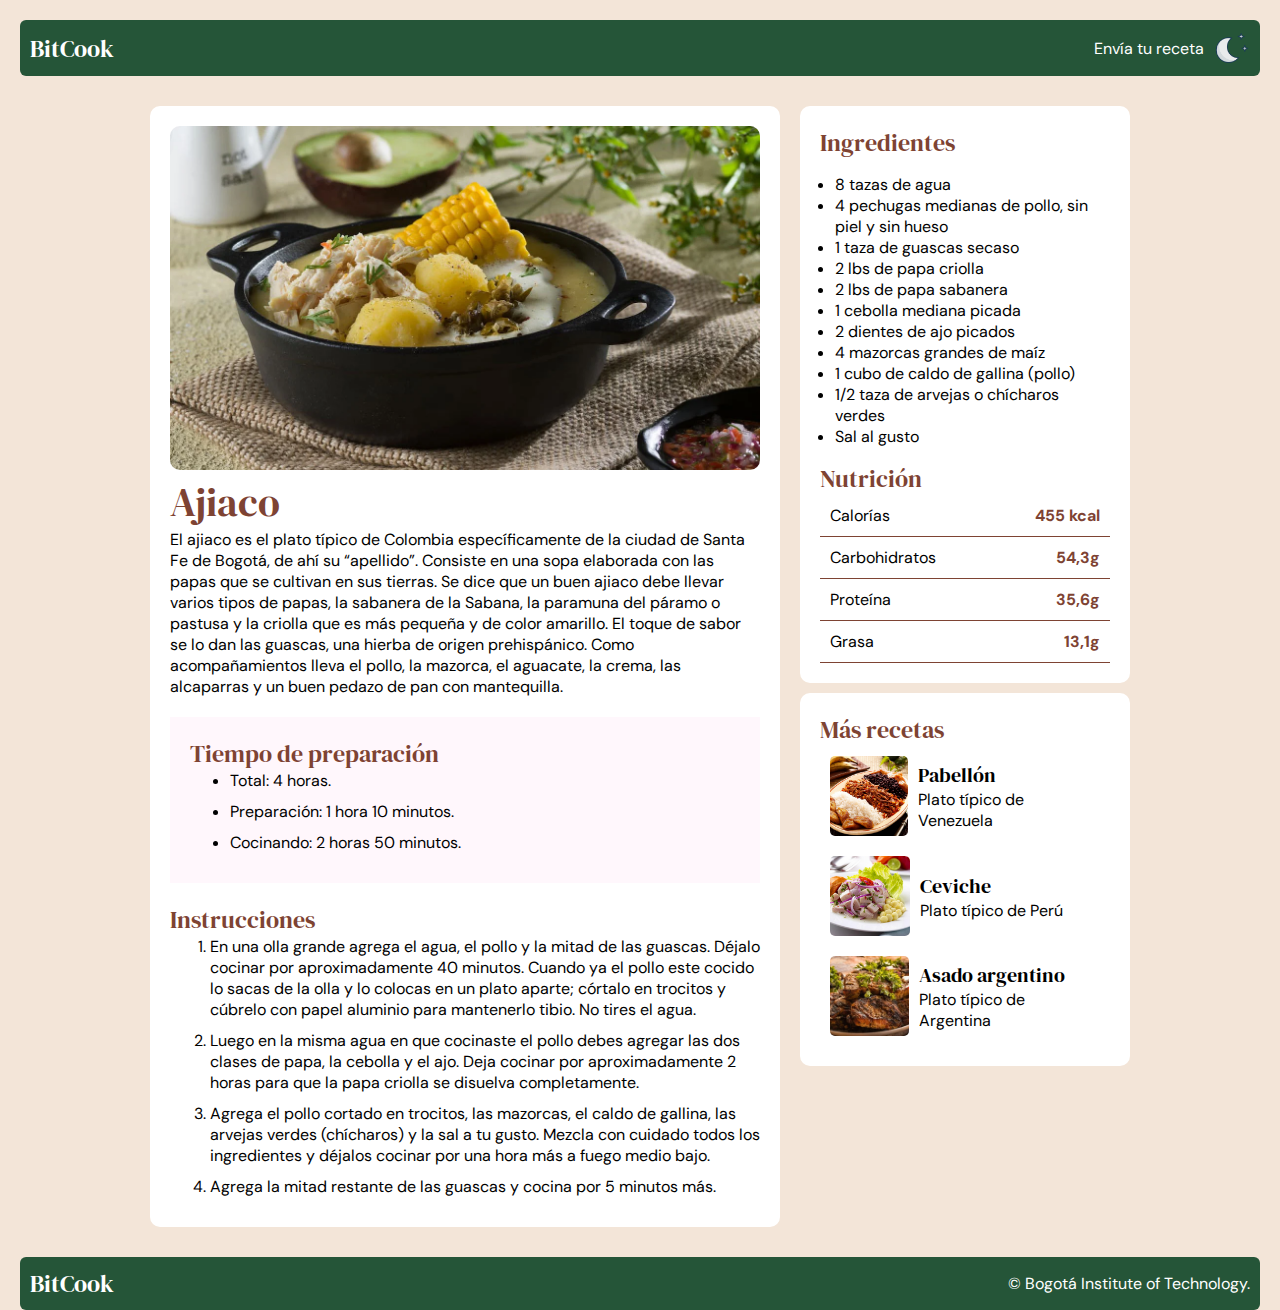
<file: ajiaco.html>
<!DOCTYPE html>
<html lang="es">
  <head>
    <meta charset="UTF-8" />
    <meta name="viewport" content="width=device-width, initial-scale=1.0" />
    <title>Document</title>
    <link rel="stylesheet" href="./css/general.css" />
    <link rel="preconnect" href="https://fonts.googleapis.com" />
    <link rel="preconnect" href="https://fonts.gstatic.com" crossorigin />
    <link
      href="https://fonts.googleapis.com/css2?family=DM+Serif+Display:ital@0;1&display=swap"
      rel="stylesheet"
    />
    <link rel="preconnect" href="https://fonts.googleapis.com" />

    <link rel="preconnect" href="https://fonts.gstatic.com" crossorigin />
    <link
      href="https://fonts.googleapis.com/css2?family=DM+Sans:ital,opsz,wght@0,9..40,100..1000;1,9..40,100..1000&family=DM+Serif+Display:ital@0;1&display=swap"
      rel="stylesheet"
    />
  </head>
  <body>
    <nav>
      <a id="goToMain" href="./index.html">BitCook</a>
      <div id="nav-right">
        <a href="./form.html">Envía tu receta</a>
        <button id="theme"></button>
      </div>
    </nav>
    <main id="main-container">
      <div id="recipe">
        <img src="./img/ajiaco.webp" alt="Plato Ajiaco" />
        <h1>Ajiaco</h1>
        <p>
          El ajiaco es el plato típico de Colombia específicamente de la ciudad
          de Santa Fe de Bogotá, de ahí su “apellido”. Consiste en una sopa
          elaborada con las papas que se cultivan en sus tierras. Se dice que un
          buen ajiaco debe llevar varios tipos de papas, la sabanera de la
          Sabana, la paramuna del páramo o pastusa y la criolla que es más
          pequeña y de color amarillo. El toque de sabor se lo dan las guascas,
          una hierba de origen prehispánico. Como acompañamientos lleva el
          pollo, la mazorca, el aguacate, la crema, las alcaparras y un buen
          pedazo de pan con mantequilla.
        </p>
        <div>
          <h2>Tiempo de preparación</h2>
          <ul>
            <li>Total: 4 horas.</li>
            <li>Preparación: 1 hora 10 minutos.</li>
            <li>Cocinando: 2 horas 50 minutos.</li>
          </ul>
        </div>
        <h2>Instrucciones</h2>
        <ol>
          <li>
            En una olla grande agrega el agua, el pollo y la mitad de las
            guascas. Déjalo cocinar por aproximadamente 40 minutos. Cuando ya el
            pollo este cocido lo sacas de la olla y lo colocas en un plato
            aparte; córtalo en trocitos y cúbrelo con papel aluminio para
            mantenerlo tibio. No tires el agua.
          </li>
          <li>
            Luego en la misma agua en que cocinaste el pollo debes agregar las
            dos clases de papa, la cebolla y el ajo. Deja cocinar por
            aproximadamente 2 horas para que la papa criolla se disuelva
            completamente.
          </li>
          <li>
            Agrega el pollo cortado en trocitos, las mazorcas, el caldo de
            gallina, las arvejas verdes (chícharos) y la sal a tu gusto. Mezcla
            con cuidado todos los ingredientes y déjalos cocinar por una hora
            más a fuego medio bajo.
          </li>
          <li>
            Agrega la mitad restante de las guascas y cocina por 5 minutos más.
          </li>
        </ol>
      </div>
      <div id="sidebar">
        <div id="ingredients">
          <h2>Ingredientes</h2>
          <ul>
            <li>8 tazas de agua</li>
            <li>4 pechugas medianas de pollo, sin piel y sin hueso</li>
            <li>1 taza de guascas secaso</li>
            <li>2 lbs de papa criolla</li>
            <li>2 lbs de papa sabanera</li>
            <li>1 cebolla mediana picada</li>
            <li>2 dientes de ajo picados</li>
            <li>4 mazorcas grandes de maíz</li>
            <li>1 cubo de caldo de gallina (pollo)</li>
            <li>1/2 taza de arvejas o chícharos verdes</li>
            <li>Sal al gusto</li>
          </ul>
          <h2>Nutrición</h2>
          <table>
            <tbody>
              <tr>
                <td class="propiedad">Calorías</td>
                <td class="valor">455 kcal</td>
              </tr>
              <tr>
                <td class="propiedad">Carbohidratos</td>
                <td class="valor">54,3g</td>
              </tr>
              <tr>
                <td class="propiedad">Proteína</td>
                <td class="valor">35,6g</td>
              </tr>
              <tr>
                <td class="propiedad">Grasa</td>
                <td class="valor">13,1g</td>
              </tr>
            </tbody>
          </table>
        </div>
        <div id="moreRecipes">
          <h2>Más recetas</h2>
          <a href="./pabellon.html">
            <div class="img-recipe">
              <img src="./img/pabellon.jpg" alt="Plato Pabellón" />
            </div>
            <div>
              <h3>Pabellón</h3>
              <p>Plato típico de Venezuela</p>
            </div>
          </a>
          <a href="./ceviche.html">
            <div class="img-recipe">
              <img src="./img/ceviche.jpg" alt="Plato ceviche" />
            </div>
            <div>
              <h3>Ceviche</h3>
              <p>Plato típico de Perú</p>
            </div>
          </a>
          <a href="./asado.html">
            <div class="img-recipe">
              <img src="./img/asado.jpg" alt="Plato asado" />
            </div>
            <div>
              <h3>Asado argentino</h3>
              <p>Plato típico de Argentina</p>
            </div>
          </a>
        </div>
      </div>
    </main>
    <footer>
      <a href="./index.html" id="logo">BitCook</a>
      <p id="copyright">© Bogotá Institute of Technology.</p>
    </footer>
  </body>
</html>
</file>
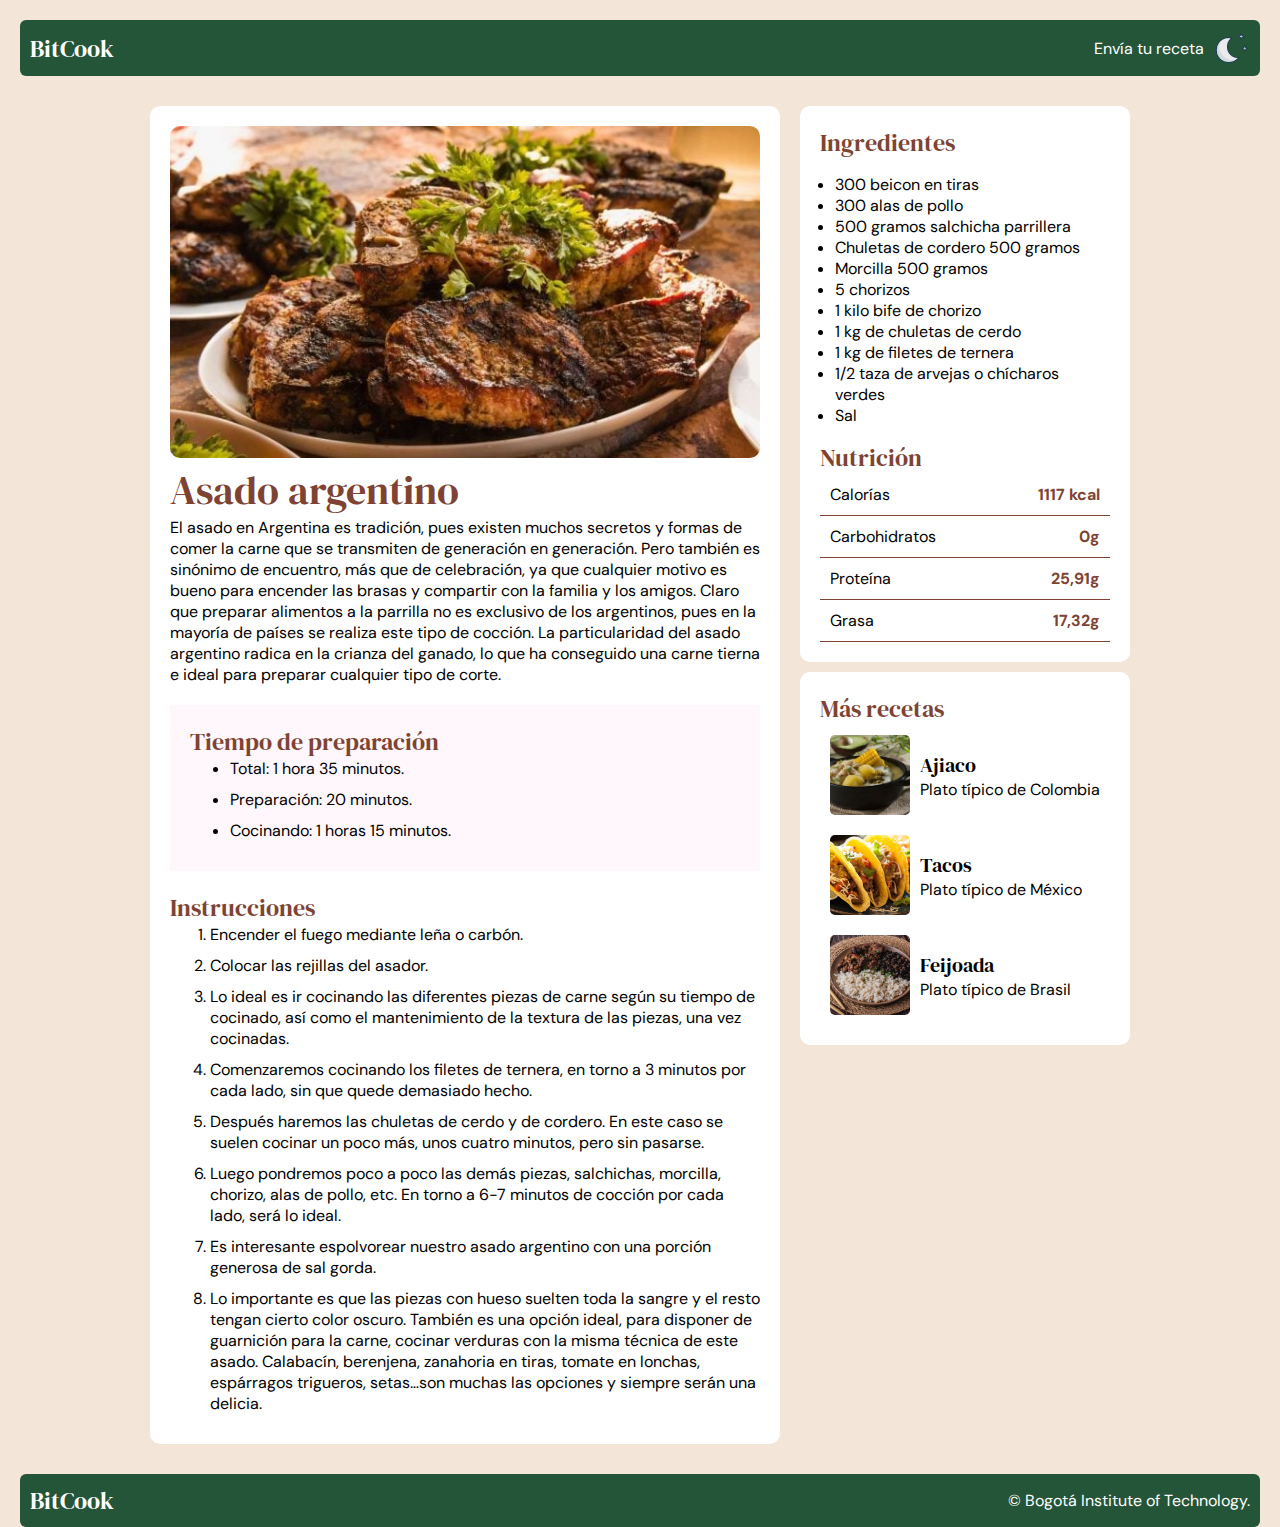
<file: asado.html>
<!DOCTYPE html>
<html lang="es">
  <head>
    <meta charset="UTF-8" />
    <meta name="viewport" content="width=device-width, initial-scale=1.0" />
    <title>Document</title>
    <link rel="stylesheet" href="./css/general.css" />
    <link rel="preconnect" href="https://fonts.googleapis.com" />
    <link rel="preconnect" href="https://fonts.gstatic.com" crossorigin />
    <link
      href="https://fonts.googleapis.com/css2?family=DM+Serif+Display:ital@0;1&display=swap"
      rel="stylesheet"
    />
    <link rel="preconnect" href="https://fonts.googleapis.com" />

    <link rel="preconnect" href="https://fonts.gstatic.com" crossorigin />
    <link
      href="https://fonts.googleapis.com/css2?family=DM+Sans:ital,opsz,wght@0,9..40,100..1000;1,9..40,100..1000&family=DM+Serif+Display:ital@0;1&display=swap"
      rel="stylesheet"
    />
  </head>
  <body>
    <nav>
      <a id="goToMain" href="./index.html">BitCook</a>
      <div id="nav-right">
        <a href="./form.html">Envía tu receta</a>
        <button id="theme"></button>
      </div>
    </nav>
    <main id="main-container">
      <div id="recipe">
        <img src="./img/asado.jpg" alt="Plato Asado" />
        <h1>Asado argentino</h1>
        <p>
          El asado en Argentina es tradición, pues existen muchos secretos y
          formas de comer la carne que se transmiten de generación en
          generación. Pero también es sinónimo de encuentro, más que de
          celebración, ya que cualquier motivo es bueno para encender las brasas
          y compartir con la familia y los amigos. Claro que preparar alimentos
          a la parrilla no es exclusivo de los argentinos, pues en la mayoría de
          países se realiza este tipo de cocción. La particularidad del asado
          argentino radica en la crianza del ganado, lo que ha conseguido una
          carne tierna e ideal para preparar cualquier tipo de corte.
        </p>
        <div>
          <h2>Tiempo de preparación</h2>
          <ul>
            <li>Total: 1 hora 35 minutos.</li>
            <li>Preparación: 20 minutos.</li>
            <li>Cocinando: 1 horas 15 minutos.</li>
          </ul>
        </div>
        <h2>Instrucciones</h2>
        <ol>
          <li>Encender el fuego mediante leña o carbón.</li>
          <li>Colocar las rejillas del asador.</li>
          <li>
            Lo ideal es ir cocinando las diferentes piezas de carne según su
            tiempo de cocinado, así como el mantenimiento de la textura de las
            piezas, una vez cocinadas.
          </li>
          <li>
            Comenzaremos cocinando los filetes de ternera, en torno a 3 minutos
            por cada lado, sin que quede demasiado hecho.
          </li>
          <li>
            Después haremos las chuletas de cerdo y de cordero. En este caso se
            suelen cocinar un poco más, unos cuatro minutos, pero sin pasarse.
          </li>
          <li>
            Luego pondremos poco a poco las demás piezas, salchichas, morcilla,
            chorizo, alas de pollo, etc. En torno a 6-7 minutos de cocción por
            cada lado, será lo ideal.
          </li>
          <li>
            Es interesante espolvorear nuestro asado argentino con una porción
            generosa de sal gorda.
          </li>
          <li>
            Lo importante es que las piezas con hueso suelten toda la sangre y
            el resto tengan cierto color oscuro. También es una opción ideal,
            para disponer de guarnición para la carne, cocinar verduras con la
            misma técnica de este asado. Calabacín, berenjena, zanahoria en
            tiras, tomate en lonchas, espárragos trigueros, setas…son muchas las
            opciones y siempre serán una delicia.
          </li>
        </ol>
      </div>
      <div id="sidebar">
        <div id="ingredients">
          <h2>Ingredientes</h2>
          <ul>
            <li>300 beicon en tiras</li>
            <li>300 alas de pollo</li>
            <li>500 gramos salchicha parrillera</li>
            <li>Chuletas de cordero 500 gramos</li>
            <li>Morcilla 500 gramos</li>
            <li>5 chorizos</li>
            <li>1 kilo bife de chorizo</li>
            <li>1 kg de chuletas de cerdo</li>
            <li>1 kg de filetes de ternera</li>
            <li>1/2 taza de arvejas o chícharos verdes</li>
            <li>Sal</li>
          </ul>
          <h2>Nutrición</h2>
          <table>
            <tbody>
              <tr>
                <td class="propiedad">Calorías</td>
                <td class="valor">1117 kcal</td>
              </tr>
              <tr>
                <td class="propiedad">Carbohidratos</td>
                <td class="valor">0g</td>
              </tr>
              <tr>
                <td class="propiedad">Proteína</td>
                <td class="valor">25,91g</td>
              </tr>
              <tr>
                <td class="propiedad">Grasa</td>
                <td class="valor">17,32g</td>
              </tr>
            </tbody>
          </table>
        </div>
        <div id="moreRecipes">
          <h2>Más recetas</h2>
          <a href="./ajiaco.html">
            <div class="img-recipe">
              <img src="./img/ajiaco.webp" alt="Plato Ajiaco" />
            </div>
            <div>
              <h3>Ajiaco</h3>
              <p>Plato típico de Colombia</p>
            </div>
          </a>
          <a href="./tacos.html">
            <div class="img-recipe">
              <img src="./img/tacos.jpg" alt="Plato tacos" />
            </div>
            <div>
              <h3>Tacos</h3>
              <p>Plato típico de México</p>
            </div>
          </a>
          <a href="./feijoada.html">
            <div class="img-recipe">
              <img src="./img/feiojada.jpeg" alt="Plato Feijoada" />
            </div>
            <div>
              <h3>Feijoada</h3>
              <p>Plato típico de Brasil</p>
            </div>
          </a>
        </div>
      </div>
    </main>
    <footer>
      <a href="./index.html" id="logo">BitCook</a>
      <p id="copyright">© Bogotá Institute of Technology.</p>
    </footer>
  </body>
</html>
</file>
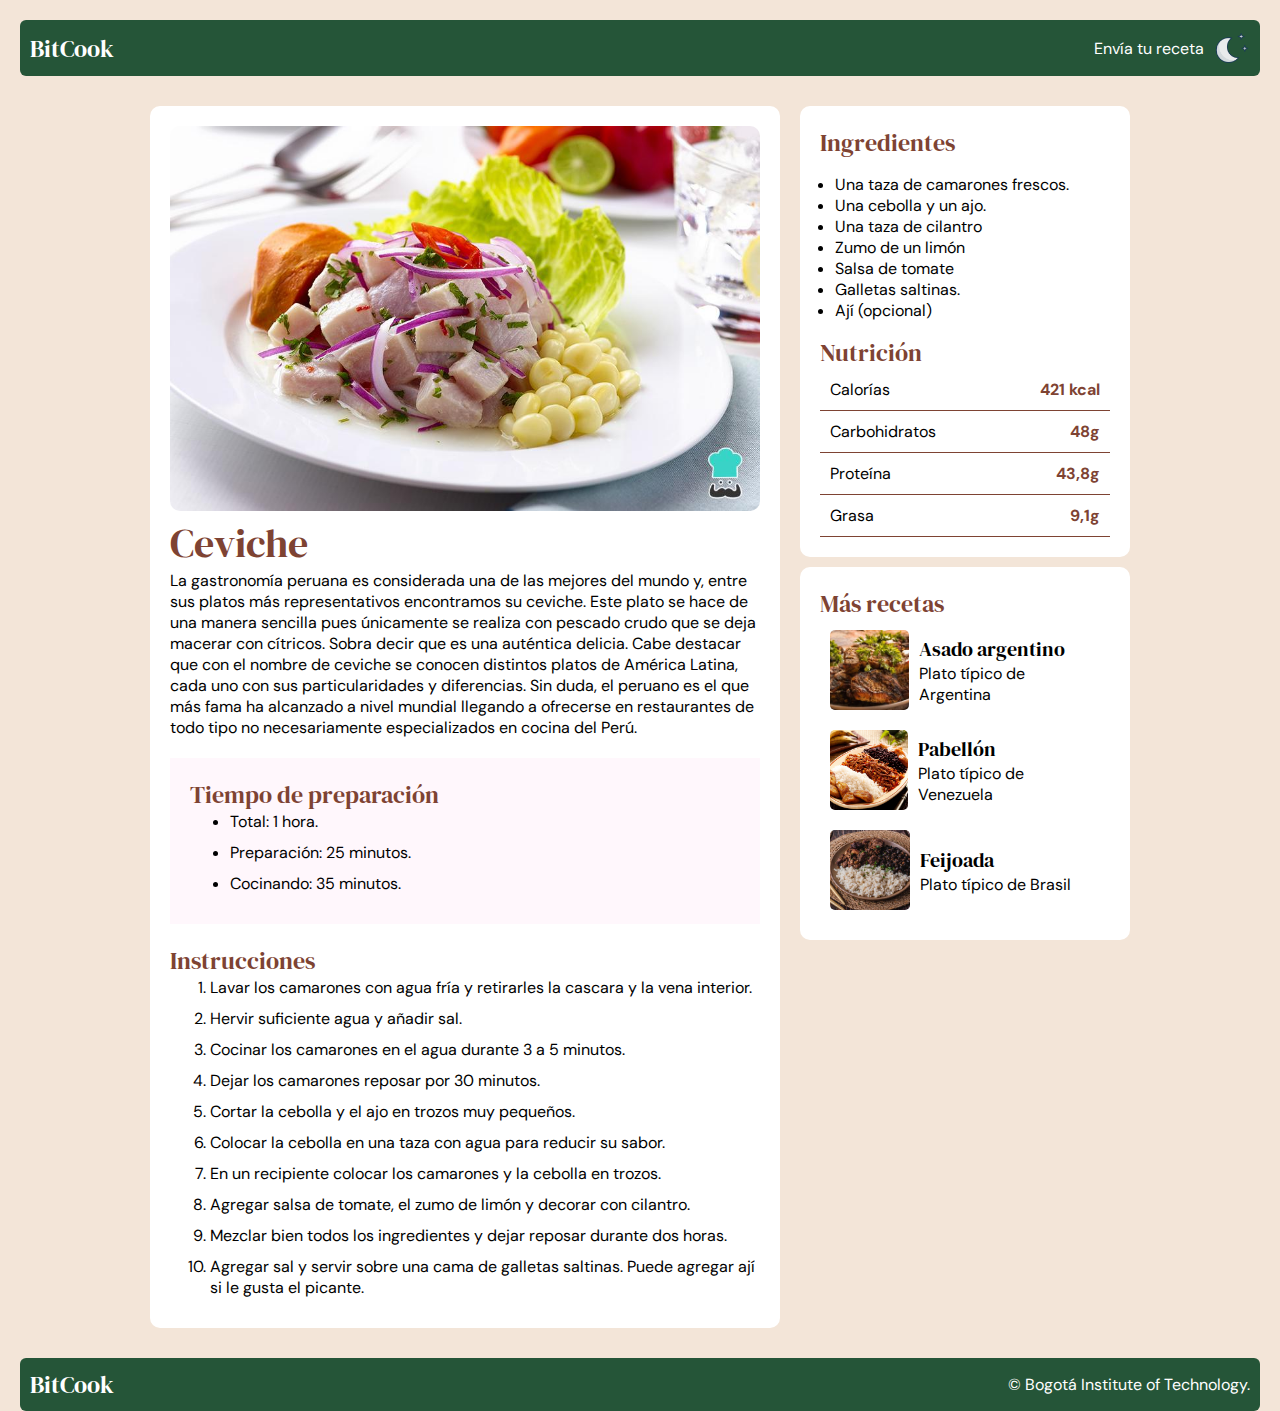
<file: ceviche.html>
<!DOCTYPE html>
<html lang="es">
  <head>
    <meta charset="UTF-8" />
    <meta name="viewport" content="width=device-width, initial-scale=1.0" />
    <title>Document</title>
    <link rel="stylesheet" href="./css/general.css" />
    <link rel="preconnect" href="https://fonts.googleapis.com" />
    <link rel="preconnect" href="https://fonts.gstatic.com" crossorigin />
    <link
      href="https://fonts.googleapis.com/css2?family=DM+Serif+Display:ital@0;1&display=swap"
      rel="stylesheet"
    />
    <link rel="preconnect" href="https://fonts.googleapis.com" />

    <link rel="preconnect" href="https://fonts.gstatic.com" crossorigin />
    <link
      href="https://fonts.googleapis.com/css2?family=DM+Sans:ital,opsz,wght@0,9..40,100..1000;1,9..40,100..1000&family=DM+Serif+Display:ital@0;1&display=swap"
      rel="stylesheet"
    />
  </head>
  <body>
    <nav>
      <a id="goToMain" href="./index.html">BitCook</a>
      <div id="nav-right">
        <a href="./form.html">Envía tu receta</a>
        <button id="theme"></button>
      </div>
    </nav>
    <main id="main-container">
      <div id="recipe">
        <img src="./img/ceviche.jpg" alt="Plato Ceviche" />
        <h1>Ceviche</h1>
        <p>
          La gastronomía peruana es considerada una de las mejores del mundo y,
          entre sus platos más representativos encontramos su ceviche. Este
          plato se hace de una manera sencilla pues únicamente se realiza con
          pescado crudo que se deja macerar con cítricos. Sobra decir que es una
          auténtica delicia. Cabe destacar que con el nombre de ceviche se
          conocen distintos platos de América Latina, cada uno con sus
          particularidades y diferencias. Sin duda, el peruano es el que más
          fama ha alcanzado a nivel mundial llegando a ofrecerse en restaurantes
          de todo tipo no necesariamente especializados en cocina del Perú.
        </p>
        <div>
          <h2>Tiempo de preparación</h2>
          <ul>
            <li>Total: 1 hora.</li>
            <li>Preparación: 25 minutos.</li>
            <li>Cocinando: 35 minutos.</li>
          </ul>
        </div>
        <h2>Instrucciones</h2>
        <ol>
          <li>
            Lavar los camarones con agua fría y retirarles la cascara y la vena
            interior.
          </li>
          <li>Hervir suficiente agua y añadir sal.</li>
          <li>Cocinar los camarones en el agua durante 3 a 5 minutos.</li>
          <li>Dejar los camarones reposar por 30 minutos.</li>
          <li>Cortar la cebolla y el ajo en trozos muy pequeños.</li>
          <li>
            Colocar la cebolla en una taza con agua para reducir su sabor.
          </li>
          <li>
            En un recipiente colocar los camarones y la cebolla en trozos.
          </li>
          <li>
            Agregar salsa de tomate, el zumo de limón y decorar con cilantro.
          </li>
          <li>
            Mezclar bien todos los ingredientes y dejar reposar durante dos
            horas.
          </li>
          <li>
            Agregar sal y servir sobre una cama de galletas saltinas. Puede
            agregar ají si le gusta el picante.
          </li>
        </ol>
      </div>
      <div id="sidebar">
        <div id="ingredients">
          <h2>Ingredientes</h2>
          <ul>
            <li>Una taza de camarones frescos.</li>
            <li>Una cebolla y un ajo.</li>
            <li>Una taza de cilantro</li>
            <li>Zumo de un limón</li>
            <li>Salsa de tomate</li>
            <li>Galletas saltinas.</li>
            <li>Ají (opcional)</li>
          </ul>
          <h2>Nutrición</h2>
          <table>
            <tbody>
              <tr>
                <td class="propiedad">Calorías</td>
                <td class="valor">421 kcal</td>
              </tr>
              <tr>
                <td class="propiedad">Carbohidratos</td>
                <td class="valor">48g</td>
              </tr>
              <tr>
                <td class="propiedad">Proteína</td>
                <td class="valor">43,8g</td>
              </tr>
              <tr>
                <td class="propiedad">Grasa</td>
                <td class="valor">9,1g</td>
              </tr>
            </tbody>
          </table>
        </div>
        <div id="moreRecipes">
          <h2>Más recetas</h2>
          <a href="./asado.html">
            <div class="img-recipe">
              <img src="./img/asado.jpg" alt="Plato asado" />
            </div>
            <div>
              <h3>Asado argentino</h3>
              <p>Plato típico de Argentina</p>
            </div>
          </a>
          <a href="./pabellon.html">
            <div class="img-recipe">
              <img src="./img/pabellon.jpg" alt="Plato pabellon" />
            </div>
            <div>
              <h3>Pabellón</h3>
              <p>Plato típico de Venezuela</p>
            </div>
          </a>
          <a href="./feijoada.html">
            <div class="img-recipe">
              <img src="./img/feiojada.jpeg" alt="Plato Feijoada" />
            </div>
            <div>
              <h3>Feijoada</h3>
              <p>Plato típico de Brasil</p>
            </div>
          </a>
        </div>
      </div>
    </main>
    <footer>
      <a href="./index.html" id="logo">BitCook</a>
      <p id="copyright">© Bogotá Institute of Technology.</p>
    </footer>
  </body>
</html>
</file>
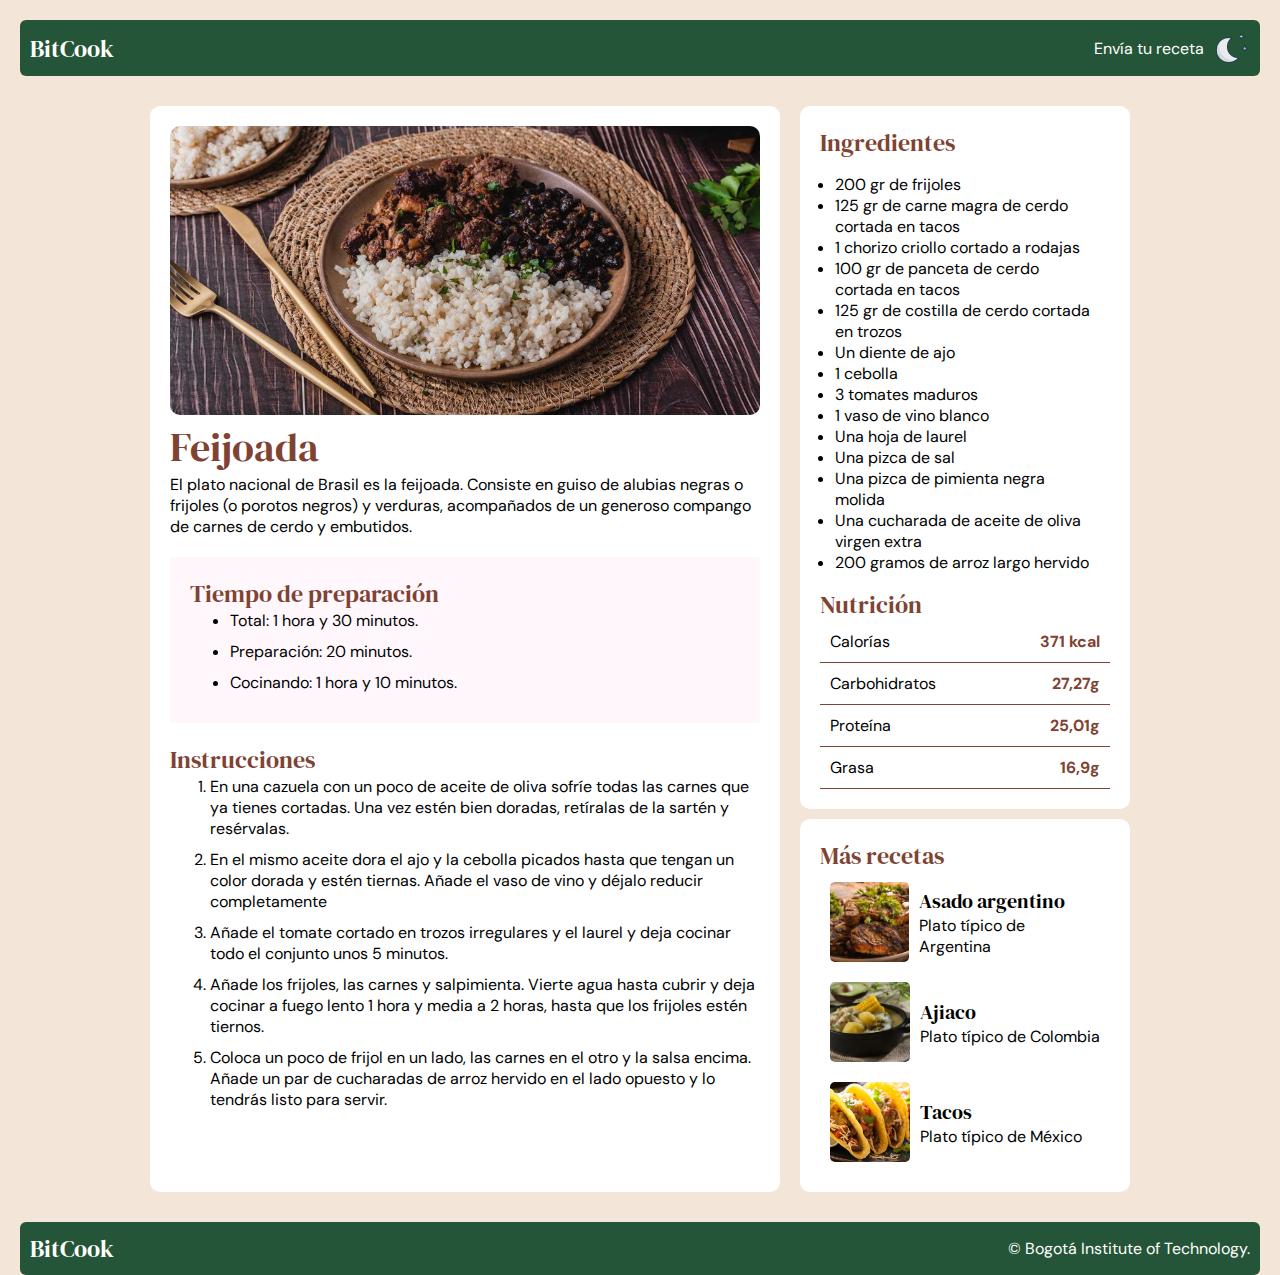
<file: feijoada.html>
<!DOCTYPE html>
<html lang="es">
  <head>
    <meta charset="UTF-8" />
    <meta name="viewport" content="width=device-width, initial-scale=1.0" />
    <title>Document</title>
    <link rel="stylesheet" href="./css/general.css" />
    <link rel="preconnect" href="https://fonts.googleapis.com" />
    <link rel="preconnect" href="https://fonts.gstatic.com" crossorigin />
    <link
      href="https://fonts.googleapis.com/css2?family=DM+Serif+Display:ital@0;1&display=swap"
      rel="stylesheet"
    />
    <link rel="preconnect" href="https://fonts.googleapis.com" />

    <link rel="preconnect" href="https://fonts.gstatic.com" crossorigin />
    <link
      href="https://fonts.googleapis.com/css2?family=DM+Sans:ital,opsz,wght@0,9..40,100..1000;1,9..40,100..1000&family=DM+Serif+Display:ital@0;1&display=swap"
      rel="stylesheet"
    />
  </head>
  <body>
    <nav>
      <a id="goToMain" href="./index.html">BitCook</a>
      <div id="nav-right">
        <a href="./form.html">Envía tu receta</a>
        <button id="theme"></button>
      </div>
    </nav>
    <main id="main-container">
      <div id="recipe">
        <img src="./img/feiojada.jpeg" alt="Plato Feijoada" />
        <h1>Feijoada</h1>
        <p>
          El plato nacional de Brasil es la feijoada. Consiste en guiso de
          alubias negras o frijoles (o porotos negros) y verduras, acompañados
          de un generoso compango de carnes de cerdo y embutidos.
        </p>
        <div>
          <h2>Tiempo de preparación</h2>
          <ul>
            <li>Total: 1 hora y 30 minutos.</li>
            <li>Preparación: 20 minutos.</li>
            <li>Cocinando: 1 hora y 10 minutos.</li>
          </ul>
        </div>
        <h2>Instrucciones</h2>
        <ol>
          <li>
            En una cazuela con un poco de aceite de oliva sofríe todas las
            carnes que ya tienes cortadas. Una vez estén bien doradas, retíralas
            de la sartén y resérvalas.
          </li>
          <li>
            En el mismo aceite dora el ajo y la cebolla picados hasta que tengan
            un color dorada y estén tiernas. Añade el vaso de vino y déjalo
            reducir completamente
          </li>
          <li>
            Añade el tomate cortado en trozos irregulares y el laurel y deja
            cocinar todo el conjunto unos 5 minutos.
          </li>
          <li>
            Añade los frijoles, las carnes y salpimienta. Vierte agua hasta
            cubrir y deja cocinar a fuego lento 1 hora y media a 2 horas, hasta
            que los frijoles estén tiernos.
          </li>
          <li>
            Coloca un poco de frijol en un lado, las carnes en el otro y la
            salsa encima. Añade un par de cucharadas de arroz hervido en el lado
            opuesto y lo tendrás listo para servir.
          </li>
        </ol>
      </div>
      <div id="sidebar">
        <div id="ingredients">
          <h2>Ingredientes</h2>
          <ul>
            <li>200 gr de frijoles</li>
            <li>125 gr de carne magra de cerdo cortada en tacos</li>
            <li>1 chorizo criollo cortado a rodajas</li>
            <li>100 gr de panceta de cerdo cortada en tacos</li>
            <li>125 gr de costilla de cerdo cortada en trozos</li>
            <li>Un diente de ajo</li>
            <li>1 cebolla</li>
            <li>3 tomates maduros</li>
            <li>1 vaso de vino blanco</li>
            <li>Una hoja de laurel</li>
            <li>Una pizca de sal</li>
            <li>Una pizca de pimienta negra molida</li>
            <li>Una cucharada de aceite de oliva virgen extra</li>
            <li>200 gramos de arroz largo hervido</li>
          </ul>
          <h2>Nutrición</h2>
          <table>
            <tbody>
              <tr>
                <td class="propiedad">Calorías</td>
                <td class="valor">371 kcal</td>
              </tr>
              <tr>
                <td class="propiedad">Carbohidratos</td>
                <td class="valor">27,27g</td>
              </tr>
              <tr>
                <td class="propiedad">Proteína</td>
                <td class="valor">25,01g</td>
              </tr>
              <tr>
                <td class="propiedad">Grasa</td>
                <td class="valor">16,9g</td>
              </tr>
            </tbody>
          </table>
        </div>
        <div id="moreRecipes">
          <h2>Más recetas</h2>
          <a href="./asado.html">
            <div class="img-recipe">
              <img src="./img/asado.jpg" alt="Plato asado argentino" />
            </div>
            <div>
              <h3>Asado argentino</h3>
              <p>Plato típico de Argentina</p>
            </div>
          </a>
          <a href="./ajiaco.html">
            <div class="img-recipe">
              <img src="./img/ajiaco.webp" alt="Plato ajiaco" />
            </div>
            <div>
              <h3>Ajiaco</h3>
              <p>Plato típico de Colombia</p>
            </div>
          </a>
          <a href="./tacos.html">
            <div class="img-recipe">
              <img src="./img/tacos.jpg" alt="Plato tacos" />
            </div>
            <div>
              <h3>Tacos</h3>
              <p>Plato típico de México</p>
            </div>
          </a>
        </div>
      </div>
    </main>
    <footer>
      <a href="./index.html" id="logo">BitCook</a>
      <p id="copyright">© Bogotá Institute of Technology.</p>
    </footer>
  </body>
</html>
</file>
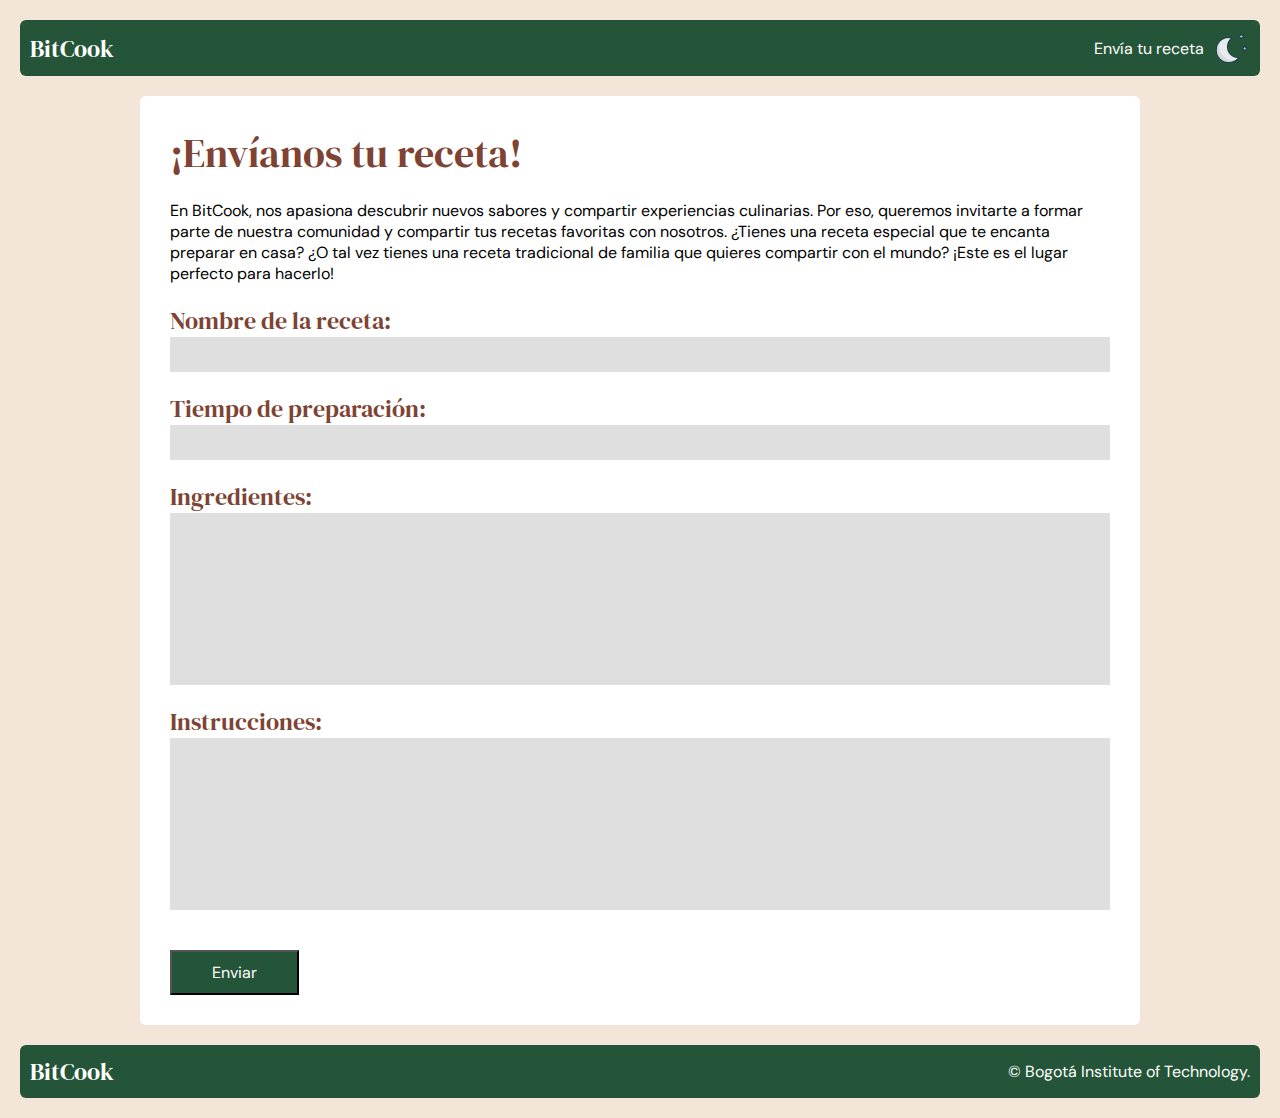
<file: form.html>
<!DOCTYPE html>
<html lang="es">
  <head>
    <meta charset="UTF-8" />
    <meta name="viewport" content="width=device-width, initial-scale=1.0" />
    <title>Document</title>
    <link rel="stylesheet" href="./css/form.css" />
    <link rel="preconnect" href="https://fonts.googleapis.com" />
    <link rel="preconnect" href="https://fonts.gstatic.com" crossorigin />
    <link
      href="https://fonts.googleapis.com/css2?family=DM+Serif+Display:ital@0;1&display=swap"
      rel="stylesheet"
    />
    <link rel="preconnect" href="https://fonts.googleapis.com" />

    <link rel="preconnect" href="https://fonts.gstatic.com" crossorigin />
    <link
    href="https://fonts.googleapis.com/css2?family=DM+Sans:ital,opsz,wght@0,9..40,100..1000;1,9..40,100..1000&family=DM+Serif+Display:ital@0;1&display=swap"
    rel="stylesheet"
  </head>
  <body>
    <nav>
      <a id="goToMain" href="./index.html">BitCook</a>
      <div id="nav-right">
        <a href="./form.html">Envía tu receta</a>
        <button id="theme"></button>
      </div>
    </nav>
    <main id="formulario">
      <h1>¡Envíanos tu receta!</h1>
      <p>
        En BitCook, nos apasiona descubrir nuevos sabores y compartir
        experiencias culinarias. Por eso, queremos invitarte a formar parte de
        nuestra comunidad y compartir tus recetas favoritas con nosotros.
        ¿Tienes una receta especial que te encanta preparar en casa? ¿O tal vez
        tienes una receta tradicional de familia que quieres compartir con el
        mundo? ¡Este es el lugar perfecto para hacerlo!
      </p>
      <form action="">
        <div>
          <label for="nombre">Nombre de la receta:</label>
          <input type="text" name="nombre" id="nombre" />
        </div>
        <div>
          <label for="time">Tiempo de preparación:</label>
          <input type="text" name="time" id="time" />
        </div>
        <div>
          <label for="ingredients">Ingredientes:</label>
          <input type="text" name="ingredients" id="ingredients" />
        </div>
        <div>
          <label for="instructions">Instrucciones:</label>
          <input type="text" name="instructions" id="instructions" />
        </div>
        <div>
          <button id="send-form" type="submit">Enviar</button>
        </div>
      </form>
    </main>
    <footer>
      <a href="./index.html" id="logo">BitCook</a>
      <p id="copyright">© Bogotá Institute of Technology.</p>
    </footer>
  </body>
</html>
</file>
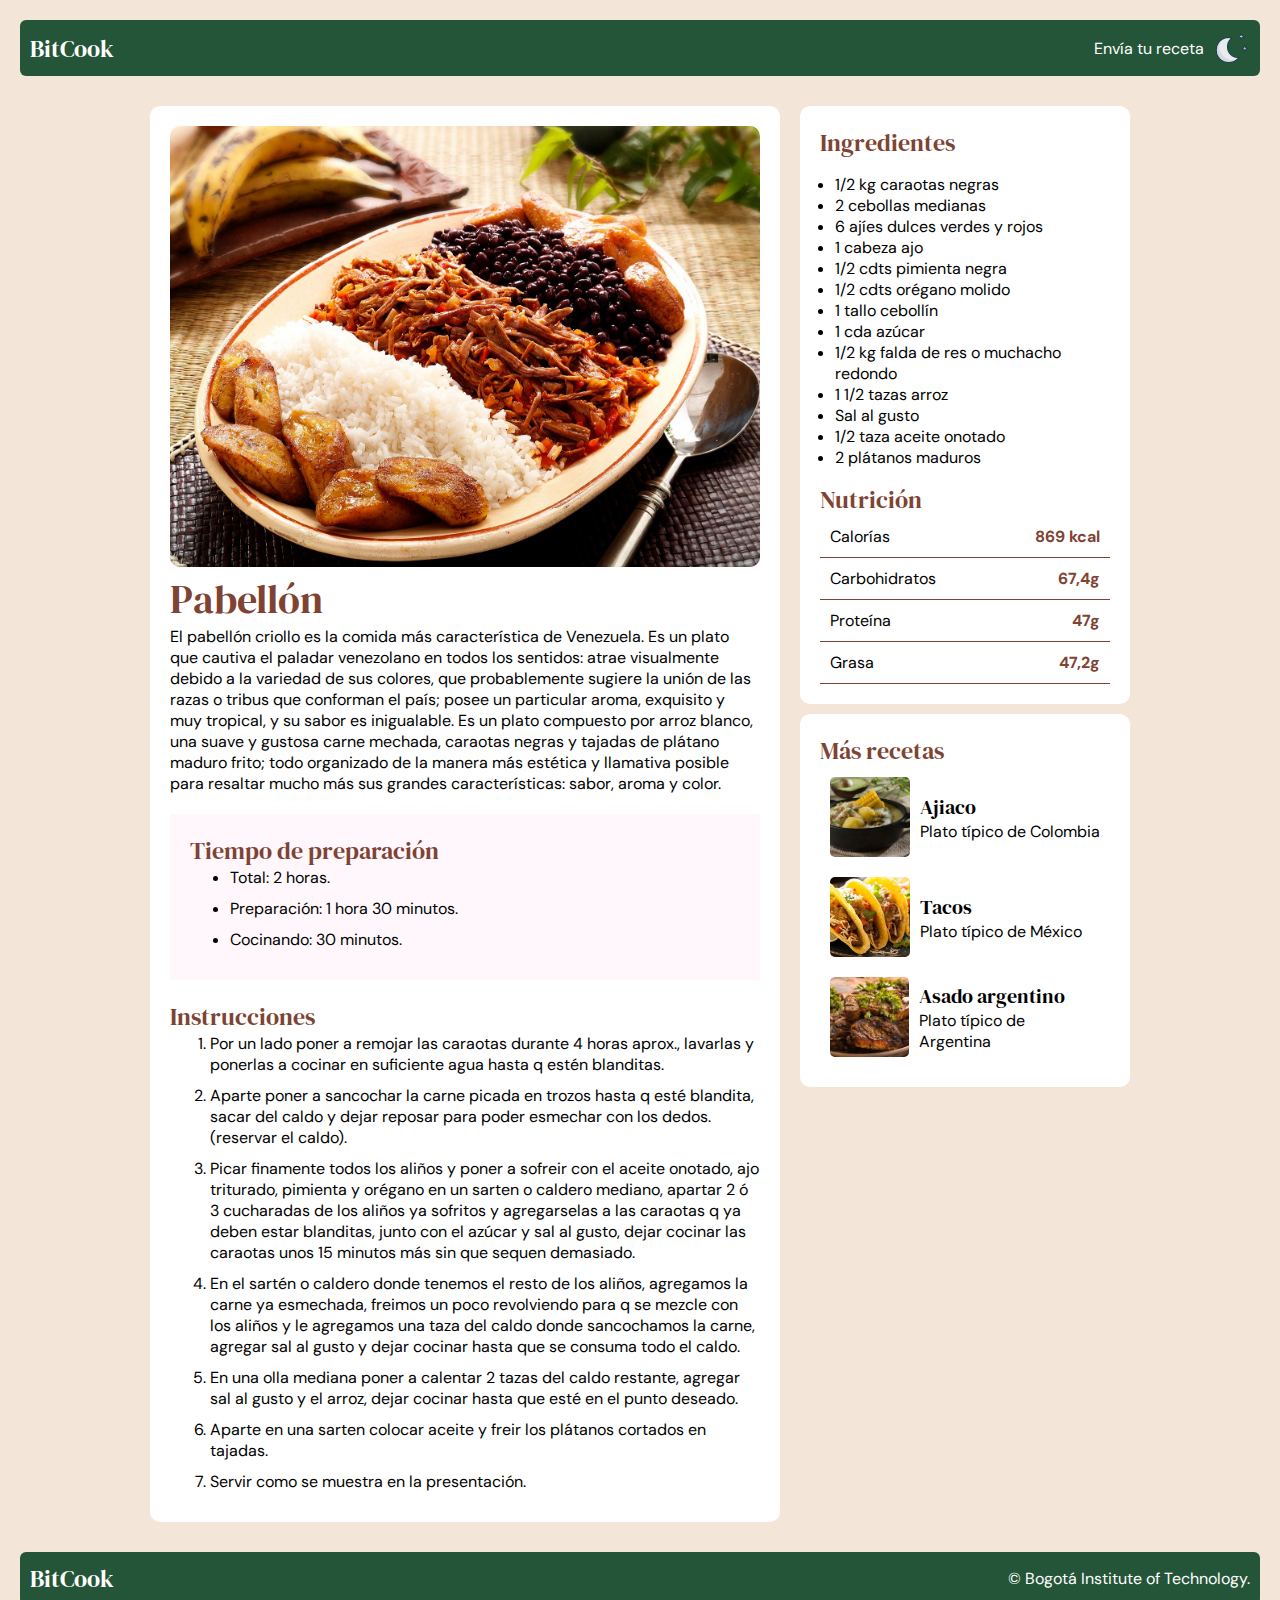
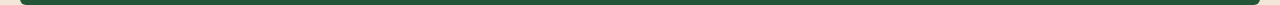
<file: pabellon.html>
<!DOCTYPE html>
<html lang="es">
  <head>
    <meta charset="UTF-8" />
    <meta name="viewport" content="width=device-width, initial-scale=1.0" />
    <title>Document</title>
    <link rel="stylesheet" href="./css/general.css" />
    <link rel="preconnect" href="https://fonts.googleapis.com" />
    <link rel="preconnect" href="https://fonts.gstatic.com" crossorigin />
    <link
      href="https://fonts.googleapis.com/css2?family=DM+Serif+Display:ital@0;1&display=swap"
      rel="stylesheet"
    />
    <link rel="preconnect" href="https://fonts.googleapis.com" />

    <link rel="preconnect" href="https://fonts.gstatic.com" crossorigin />
    <link
      href="https://fonts.googleapis.com/css2?family=DM+Sans:ital,opsz,wght@0,9..40,100..1000;1,9..40,100..1000&family=DM+Serif+Display:ital@0;1&display=swap"
      rel="stylesheet"
    />
  </head>
  <body>
    <nav>
      <a id="goToMain" href="./index.html">BitCook</a>
      <div id="nav-right">
        <a href="./form.html">Envía tu receta</a>
        <button id="theme"></button>
      </div>
    </nav>
    <main id="main-container">
      <div id="recipe">
        <img src="./img/pabellon.jpg" alt="Plato Pabellón" />
        <h1>Pabellón</h1>
        <p>
          El pabellón criollo es la comida más característica de Venezuela. Es
          un plato que cautiva el paladar venezolano en todos los sentidos:
          atrae visualmente debido a la variedad de sus colores, que
          probablemente sugiere la unión de las razas o tribus que conforman el
          país; posee un particular aroma, exquisito y muy tropical, y su sabor
          es inigualable. Es un plato compuesto por arroz blanco, una suave y
          gustosa carne mechada, caraotas negras y tajadas de plátano maduro
          frito; todo organizado de la manera más estética y llamativa posible
          para resaltar mucho más sus grandes características: sabor, aroma y
          color.
        </p>
        <div>
          <h2>Tiempo de preparación</h2>
          <ul>
            <li>Total: 2 horas.</li>
            <li>Preparación: 1 hora 30 minutos.</li>
            <li>Cocinando: 30 minutos.</li>
          </ul>
        </div>
        <h2>Instrucciones</h2>
        <ol>
          <li>
            Por un lado poner a remojar las caraotas durante 4 horas aprox.,
            lavarlas y ponerlas a cocinar en suficiente agua hasta q estén
            blanditas.
          </li>
          <li>
            Aparte poner a sancochar la carne picada en trozos hasta q esté
            blandita, sacar del caldo y dejar reposar para poder esmechar con
            los dedos. (reservar el caldo).
          </li>
          <li>
            Picar finamente todos los aliños y poner a sofreir con el aceite
            onotado, ajo triturado, pimienta y orégano en un sarten o caldero
            mediano, apartar 2 ó 3 cucharadas de los aliños ya sofritos y
            agregarselas a las caraotas q ya deben estar blanditas, junto con el
            azúcar y sal al gusto, dejar cocinar las caraotas unos 15 minutos
            más sin que sequen demasiado.
          </li>
          <li>
            En el sartén o caldero donde tenemos el resto de los aliños,
            agregamos la carne ya esmechada, freimos un poco revolviendo para q
            se mezcle con los aliños y le agregamos una taza del caldo donde
            sancochamos la carne, agregar sal al gusto y dejar cocinar hasta que
            se consuma todo el caldo.
          </li>
          <li>
            En una olla mediana poner a calentar 2 tazas del caldo restante,
            agregar sal al gusto y el arroz, dejar cocinar hasta que esté en el
            punto deseado.
          </li>
          <li>
            Aparte en una sarten colocar aceite y freir los plátanos cortados en
            tajadas.
          </li>
          <li>Servir como se muestra en la presentación.</li>
        </ol>
      </div>
      <div id="sidebar">
        <div id="ingredients">
          <h2>Ingredientes</h2>
          <ul>
            <li>1/2 kg caraotas negras</li>
            <li>2 cebollas medianas</li>
            <li>6 ajíes dulces verdes y rojos</li>
            <li>1 cabeza ajo</li>
            <li>1/2 cdts pimienta negra</li>
            <li>1/2 cdts orégano molido</li>
            <li>1 tallo cebollín</li>
            <li>1 cda azúcar</li>
            <li>1/2 kg falda de res o muchacho redondo</li>
            <li>1 1/2 tazas arroz</li>
            <li>Sal al gusto</li>
            <li>1/2 taza aceite onotado</li>
            <li>2 plátanos maduros</li>
          </ul>
          <h2>Nutrición</h2>
          <table>
            <tbody>
              <tr>
                <td class="propiedad">Calorías</td>
                <td class="valor">869 kcal</td>
              </tr>
              <tr>
                <td class="propiedad">Carbohidratos</td>
                <td class="valor">67,4g</td>
              </tr>
              <tr>
                <td class="propiedad">Proteína</td>
                <td class="valor">47g</td>
              </tr>
              <tr>
                <td class="propiedad">Grasa</td>
                <td class="valor">47,2g</td>
              </tr>
            </tbody>
          </table>
        </div>
        <div id="moreRecipes">
          <h2>Más recetas</h2>

          <a href="./ajiaco.html">
            <div class="img-recipe">
              <img src="./img/ajiaco.webp" alt="Plato Ajiaco" />
            </div>
            <div>
              <h3>Ajiaco</h3>
              <p>Plato típico de Colombia</p>
            </div>
          </a>
          <a href="./tacos.html">
            <div class="img-recipe">
              <img src="./img/tacos.jpg" alt="Plato tacos" />
            </div>
            <div>
              <h3>Tacos</h3>
              <p>Plato típico de México</p>
            </div>
          </a>
          <a href="./asado.html">
            <div class="img-recipe">
              <img src="./img/asado.jpg" alt="Plato asado" />
            </div>
            <div>
              <h3>Asado argentino</h3>
              <p>Plato típico de Argentina</p>
            </div>
          </a>
        </div>
      </div>
    </main>
    <footer>
      <a href="./index.html" id="logo">BitCook</a>
      <p id="copyright">© Bogotá Institute of Technology.</p>
    </footer>
  </body>
</html>
</file>
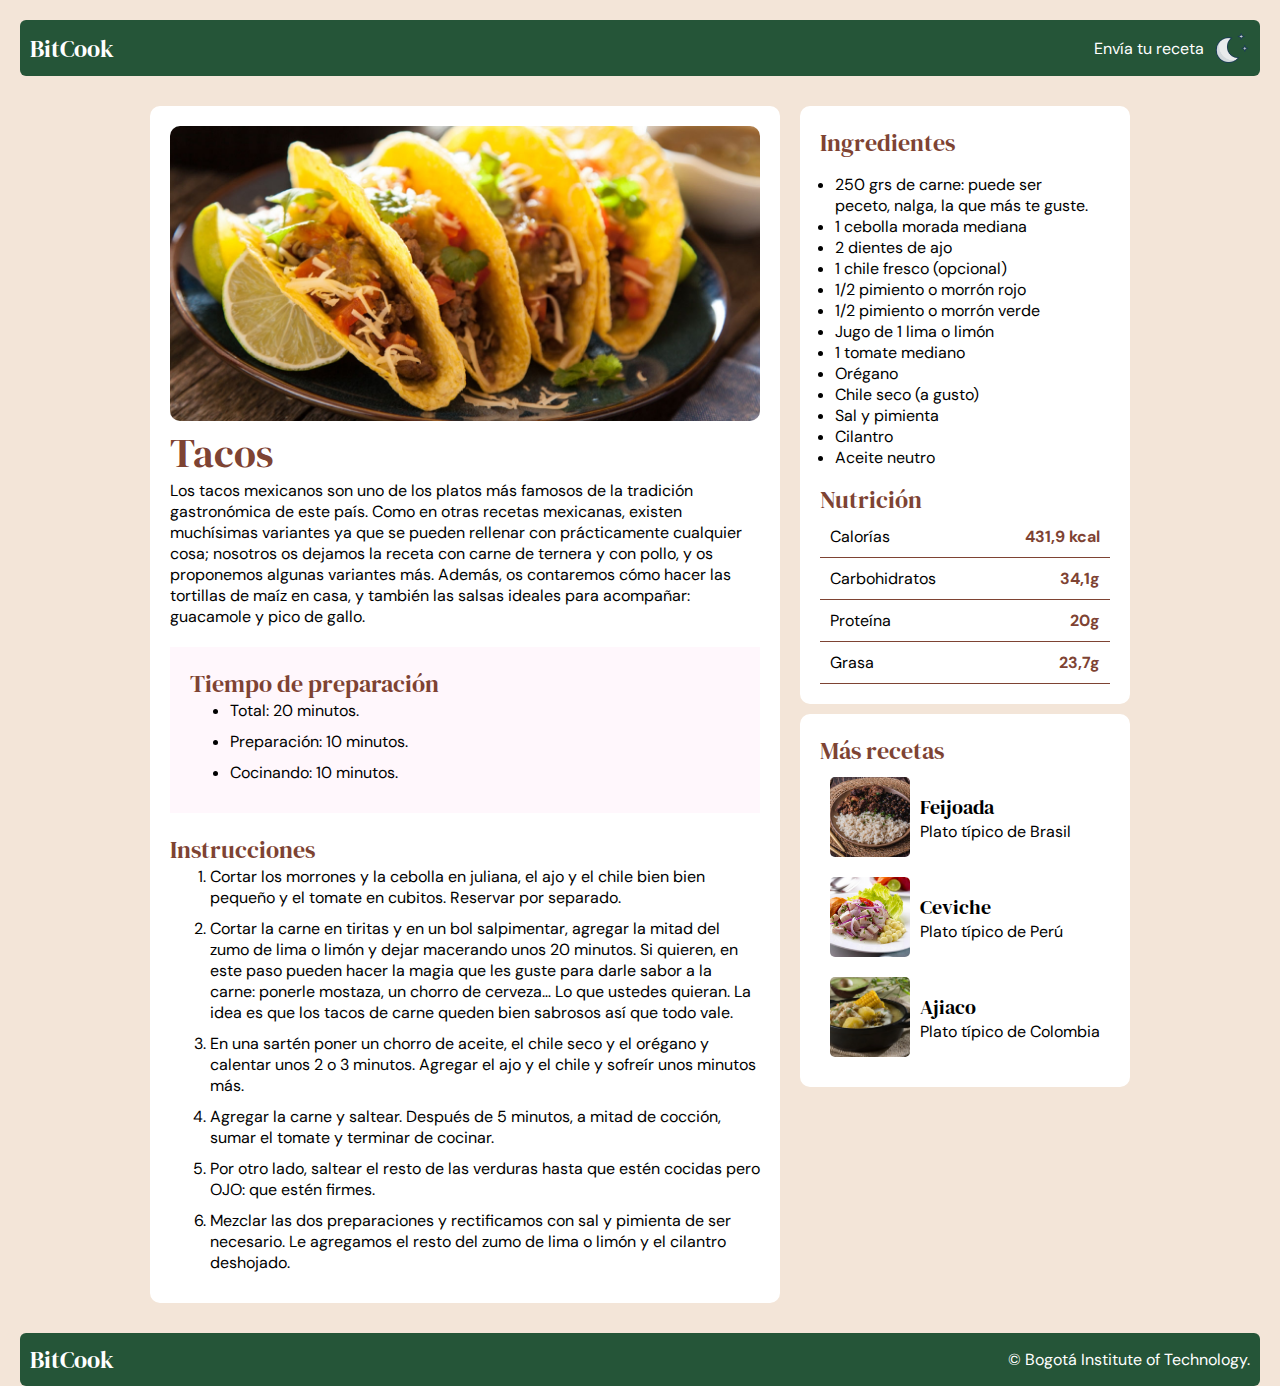
<file: tacos.html>
<!DOCTYPE html>
<html lang="es">
  <head>
    <meta charset="UTF-8" />
    <meta name="viewport" content="width=device-width, initial-scale=1.0" />
    <title>Document</title>
    <link rel="stylesheet" href="./css/general.css" />
    <link rel="preconnect" href="https://fonts.googleapis.com" />
    <link rel="preconnect" href="https://fonts.gstatic.com" crossorigin />
    <link
      href="https://fonts.googleapis.com/css2?family=DM+Serif+Display:ital@0;1&display=swap"
      rel="stylesheet"
    />
    <link rel="preconnect" href="https://fonts.googleapis.com" />

    <link rel="preconnect" href="https://fonts.gstatic.com" crossorigin />
    <link
      href="https://fonts.googleapis.com/css2?family=DM+Sans:ital,opsz,wght@0,9..40,100..1000;1,9..40,100..1000&family=DM+Serif+Display:ital@0;1&display=swap"
      rel="stylesheet"
    />
  </head>
  <body>
    <nav>
      <a id="goToMain" href="./index.html">BitCook</a>
      <div id="nav-right">
        <a href="./form.html">Envía tu receta</a>
        <button id="theme"></button>
      </div>
    </nav>
    <main id="main-container">
      <div id="recipe">
        <img src="./img/tacos.jpg" alt="Plato Tacos" />
        <h1>Tacos</h1>
        <p>
          Los tacos mexicanos son uno de los platos más famosos de la tradición
          gastronómica de este país. Como en otras recetas mexicanas, existen
          muchísimas variantes ya que se pueden rellenar con prácticamente
          cualquier cosa; nosotros os dejamos la receta con carne de ternera y
          con pollo, y os proponemos algunas variantes más. Además, os
          contaremos cómo hacer las tortillas de maíz en casa, y también las
          salsas ideales para acompañar: guacamole y pico de gallo.
        </p>
        <div>
          <h2>Tiempo de preparación</h2>
          <ul>
            <li>Total: 20 minutos.</li>
            <li>Preparación: 10 minutos.</li>
            <li>Cocinando: 10 minutos.</li>
          </ul>
        </div>
        <h2>Instrucciones</h2>
        <ol>
          <li>
            Cortar los morrones y la cebolla en juliana, el ajo y el chile bien
            bien pequeño y el tomate en cubitos. Reservar por separado.
          </li>
          <li>
            Cortar la carne en tiritas y en un bol salpimentar, agregar la mitad
            del zumo de lima o limón y dejar macerando unos 20 minutos. Si
            quieren, en este paso pueden hacer la magia que les guste para darle
            sabor a la carne: ponerle mostaza, un chorro de cerveza… Lo que
            ustedes quieran. La idea es que los tacos de carne queden bien
            sabrosos así que todo vale.
          </li>
          <li>
            En una sartén poner un chorro de aceite, el chile seco y el orégano
            y calentar unos 2 o 3 minutos. Agregar el ajo y el chile y sofreír
            unos minutos más.
          </li>
          <li>
            Agregar la carne y saltear. Después de 5 minutos, a mitad de
            cocción, sumar el tomate y terminar de cocinar.
          </li>
          <li>
            Por otro lado, saltear el resto de las verduras hasta que estén
            cocidas pero OJO: que estén firmes.
          </li>
          <li>
            Mezclar las dos preparaciones y rectificamos con sal y pimienta de
            ser necesario. Le agregamos el resto del zumo de lima o limón y el
            cilantro deshojado.
          </li>
        </ol>
      </div>
      <div id="sidebar">
        <div id="ingredients">
          <h2>Ingredientes</h2>
          <ul>
            <li>
              250 grs de carne: puede ser peceto, nalga, la que más te guste.
            </li>
            <li>1 cebolla morada mediana</li>
            <li>2 dientes de ajo</li>
            <li>1 chile fresco (opcional)</li>
            <li>1/2 pimiento o morrón rojo</li>
            <li>1/2 pimiento o morrón verde</li>
            <li>Jugo de 1 lima o limón</li>
            <li>1 tomate mediano</li>
            <li>Orégano</li>
            <li>Chile seco (a gusto)</li>
            <li>Sal y pimienta</li>
            <li>Cilantro</li>
            <li>Aceite neutro</li>
          </ul>
          <h2>Nutrición</h2>
          <table>
            <tbody>
              <tr>
                <td class="propiedad">Calorías</td>
                <td class="valor">431,9 kcal</td>
              </tr>
              <tr>
                <td class="propiedad">Carbohidratos</td>
                <td class="valor">34,1g</td>
              </tr>
              <tr>
                <td class="propiedad">Proteína</td>
                <td class="valor">20g</td>
              </tr>
              <tr>
                <td class="propiedad">Grasa</td>
                <td class="valor">23,7g</td>
              </tr>
            </tbody>
          </table>
        </div>
        <div id="moreRecipes">
          <h2>Más recetas</h2>
          <a href="./feijoada.html">
            <div class="img-recipe">
              <img src="./img/feiojada.jpeg" alt="Plato Feijoada" />
            </div>
            <div>
              <h3>Feijoada</h3>
              <p>Plato típico de Brasil</p>
            </div>
          </a>
          <a href="./ceviche.html">
            <div class="img-recipe">
              <img src="./img/ceviche.jpg" alt="Plato ceviche" />
            </div>
            <div>
              <h3>Ceviche</h3>
              <p>Plato típico de Perú</p>
            </div>
          </a>
          <a href="./ajiaco.html">
            <div class="img-recipe">
              <img src="./img/ajiaco.webp" alt="Plato ajiaco" />
            </div>
            <div>
              <h3>Ajiaco</h3>
              <p>Plato típico de Colombia</p>
            </div>
          </a>
        </div>
      </div>
    </main>
    <footer>
      <a href="./index.html" id="logo">BitCook</a>
      <p id="copyright">© Bogotá Institute of Technology.</p>
    </footer>
  </body>
</html>
<p></p>
</file>
<file: css/general.css>
* {
    box-sizing: border-box;
    margin: 0;
}

body {
    background-color: #f3e5d8;
    font-family: "DM Sans", sans-serif;
    font-weight: 400;
    font-style: normal;
    font-size: 16px;
}

nav {
    display: flex;
    justify-content: space-between;
    align-items: center;
    background-color: #255538;
    border-radius: 6px;
    margin: 20px;
    padding: 10px;
    color: white;
}

a{
    text-decoration: none;
    color: white;
}

#goToMain {
    color: white;
    text-decoration: none;
    font-family: "DM Serif Display", serif;
    font-weight: 400;
    font-style: normal;
    font-size: 24px;
}

#nav-right{
   display: flex;
   align-items: center;
   font-family: "DM Sans", sans-serif;
   font-weight: 400;
   font-style: normal;
   font-size: 16px;
}

#theme {
    margin-left: 10px;
    border: 0px;
    outline: none;
    width: 36px;
    height: 36px;
    width: 36px;
    background-color: rgba(255, 0, 0, 0);
    background-image: url(../img/dark-button.png);
    background-size: 36px;
    transform: scaleX(-1);
}

#theme:hover {
    opacity: 50%;
    transition: opacity 0.5s;
}

main {
    max-width: 1000px;
    margin: auto;
}

#main-container {
    display: grid;
    grid-template-columns: 65% 35%;

    grid-template-areas: 
    "recipe sidebar"
}

h1 {
    font-family: "DM Serif Display", serif;
    font-weight: 400;
    font-style: normal;
    font-size: 40px;
    color: #7E4333;
    ;
}

h2 {
    font-family: "DM Serif Display", serif;
    font-weight: 400;
    font-style: normal;
    font-size: 24px;
    color: #7E4333;
}



#recipe {
    grid-area: recipe;
    background-color: white;
    margin: 10px;
    padding: 20px;
    border-radius: 10px;
}

#recipe img{
    max-width: 100%;
    border-radius: 10px;
}

#recipe div {
    background-color: #FFF7FC;
    margin: 20px auto;
    padding: 20px;
}

#recipe li {
    margin-bottom: 10px;
}


#sidebar {
    grid-area: sidebar;
}

#ingredients {
    background-color: white; 
    margin: 10px;
    padding: 20px;
    border-radius: 10px;
}

#ingredients ul {
    padding: 15px;
}

table {
    width: 100%;
    border-collapse: collapse;
}

td, th {
    border-bottom: 1px solid #7E4333;
    padding: 10px;
}

table td.propiedad {
    text-align: left;
}

table td.valor {
    text-align: right;
    font-weight: 700;
    color: #7E4333 ;
}

#moreRecipes {
    background-color: white;
    margin: 10px;
    padding: 20px;
    border-radius: 10px;
}

#moreRecipes a {
    display: flex;
    color: black;
    align-items: center;
    padding: 10px;
}


.img-recipe {
    width: 80px;
    height: 80px;
    margin-right: 10px;    
}

#moreRecipes img {
    width: 100%;
    height: 100%;
    object-fit: cover;
    border-radius: 5px;  
}

#moreRecipes h3 {
    font-family: "DM Serif Display", serif;
    font-weight: 400;
    font-style: normal;
    font-size: 20px;
}

footer {
    display: flex;
    justify-content: space-between;
    align-items: center;
    background-color: #255538;
    border-radius: 6px;
    margin: 20px;
    margin-bottom: 0px;
    padding: 10px;
    color: white;
}

#logo {
    font-family: "DM Serif Display", serif;
    font-weight: 400;
    font-style: normal;
    font-size: 24px;
}

#copyright {
    font-family: "DM Sans", sans-serif;
    font-weight: 400;
    font-style: normal;
    font-size: 16px;
}

@media (max-width: 768px) {
    #main-container {
        grid-template-columns: 100%;
        grid-template-areas: 
        "recipe"
        "sidebar";
    }
}
</file>
<file: css/form.css>
* {
    box-sizing: border-box;
    margin: 0;
}

body {
    background-color: #f3e5d8;
    padding: 20px;
}

nav {
    display: flex;
    justify-content: space-between;
    align-items: center;
    background-color: #255538;
    border-radius: 6px;
    margin-bottom: 20px;
    padding: 10px;
    color: white;
}

a{
    text-decoration: none;
    color: white;
}

#goToMain {
    color: white;
    text-decoration: none;
    font-family: "DM Serif Display", serif;
    font-weight: 400;
    font-style: normal;
    font-size: 24px;
}

#nav-right{
   display: flex;
   align-items: center;
   font-family: "DM Sans", sans-serif;
   font-weight: 400;
   font-style: normal;
   font-size: 16px;
}

#theme {
    margin-left: 10px;
    border: 0px;
    outline: none;
    width: 36px;
    height: 36px;
    width: 36px;
    background-color: rgba(255, 0, 0, 0);
    background-image: url(../img/dark-button.png);
    background-size: 36px;
    transform: scaleX(-1);
}

#theme:hover {
    opacity: 50%;
    transition: opacity 0.5s;
}

main {
    background-color: white;
    max-width: 1000px;
    margin: auto;
    border-radius: 6px;
    padding: 30px;
}

h1, label {
    color: #7E4333;
    font-family: "DM Serif Display", serif;
    font-weight: 400;
    font-style: normal;
    font-size: 40px;
}

p {
    font-family: "DM Sans", sans-serif;
   font-weight: 400;
   font-style: normal;
   font-size: 16px;
}

label {
    font-size: 24px;
}

form {
    display: flex;
    flex-direction: column;
}

#ingredients, #instructions {
    height: 172px;
    vertical-align: top;
    text-align: left;
}


input[type="text"] {
    width: 100%;
    background-color: #DFDFDF;
    padding: 10px;
    border: 0;
    vertical-align: top;
    text-align: left;
}

h1, main p, label, input {
    margin-bottom: 20px;
}

#send-form {
    background-color: #255538;
    color: white;
    font-family: "DM Sans", sans-serif;
   font-weight: 400;
   font-style: normal;
   font-size: 16px;
   padding: 10px 40px;
   margin-top: 20px;
}

footer {
    display: flex;
    justify-content: space-between;
    align-items: center;
    background-color: #255538;
    border-radius: 6px;
    margin-top: 20px;
    padding: 10px;
    color: white;
}

#logo {
    font-family: "DM Serif Display", serif;
    font-weight: 400;
    font-style: normal;
    font-size: 24px;
}

#copyright {
    font-family: "DM Sans", sans-serif;
    font-weight: 400;
    font-style: normal;
    font-size: 16px;
}
</file>
